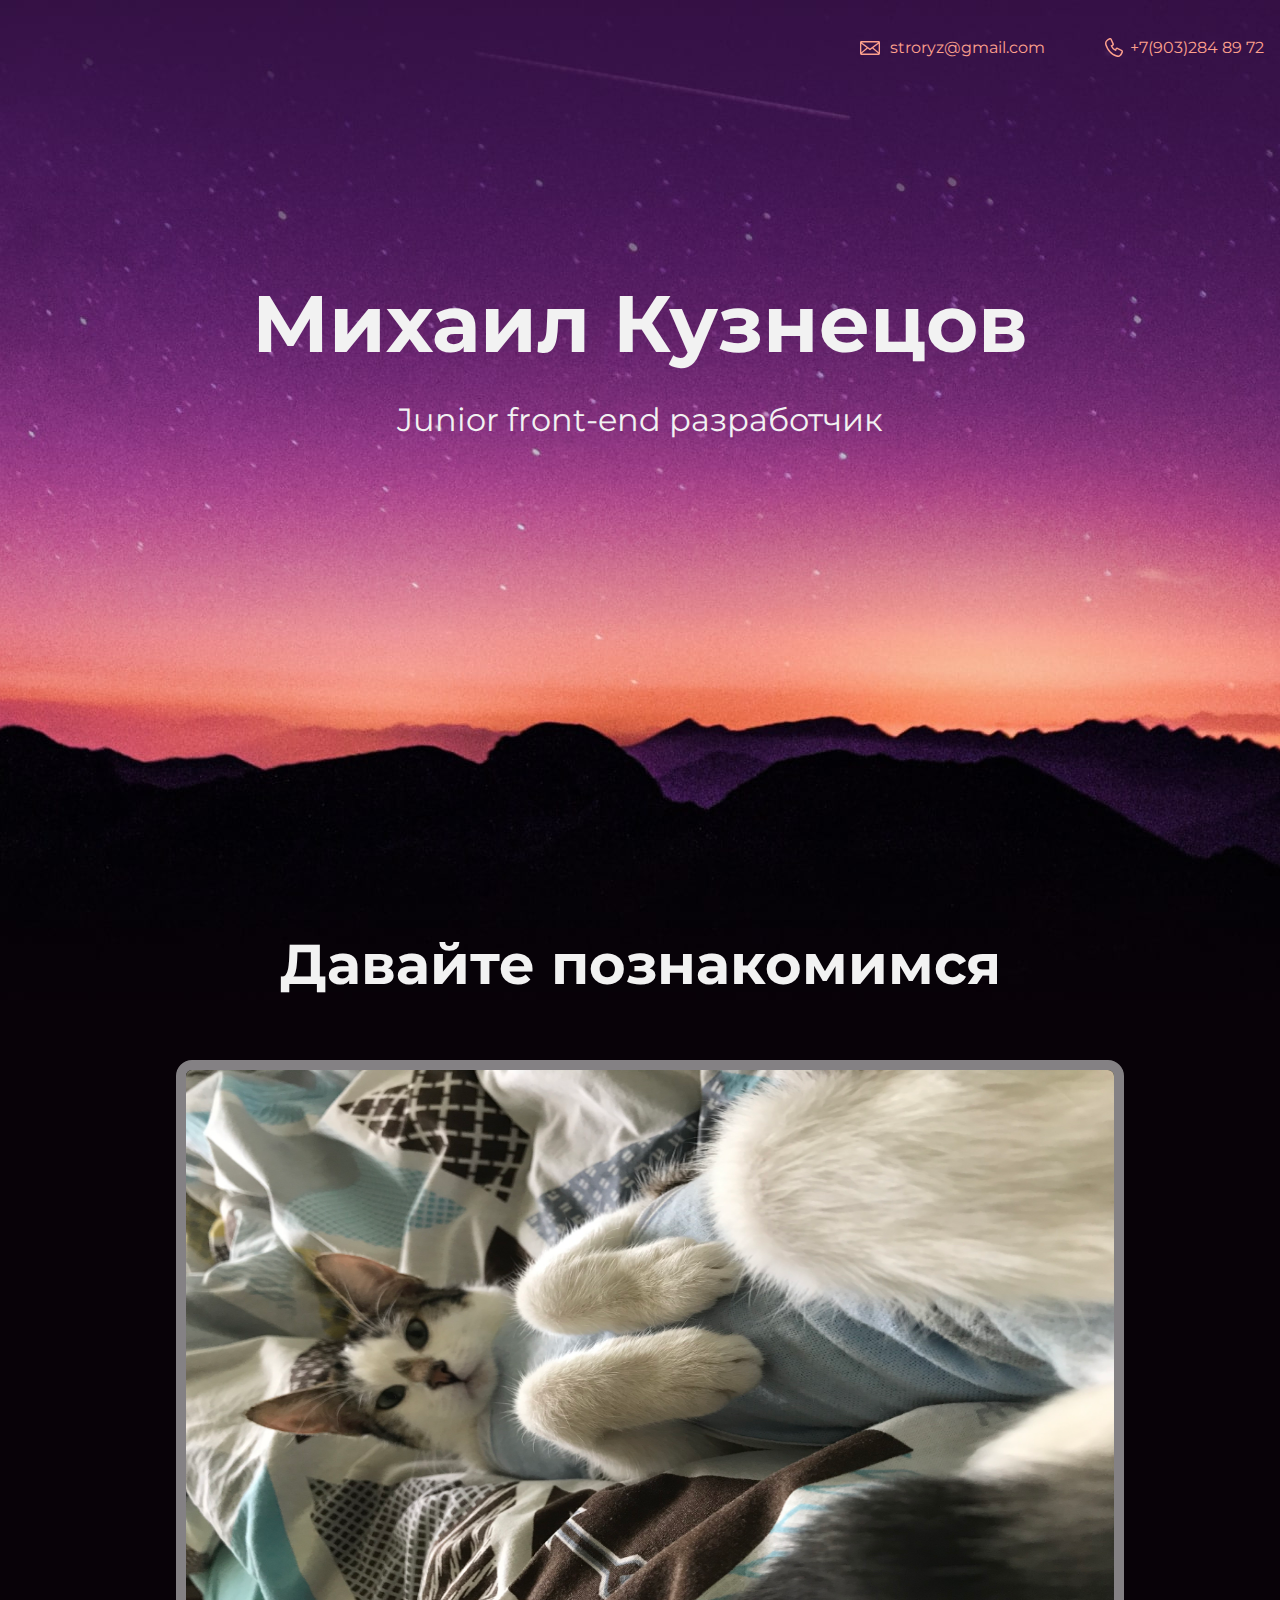
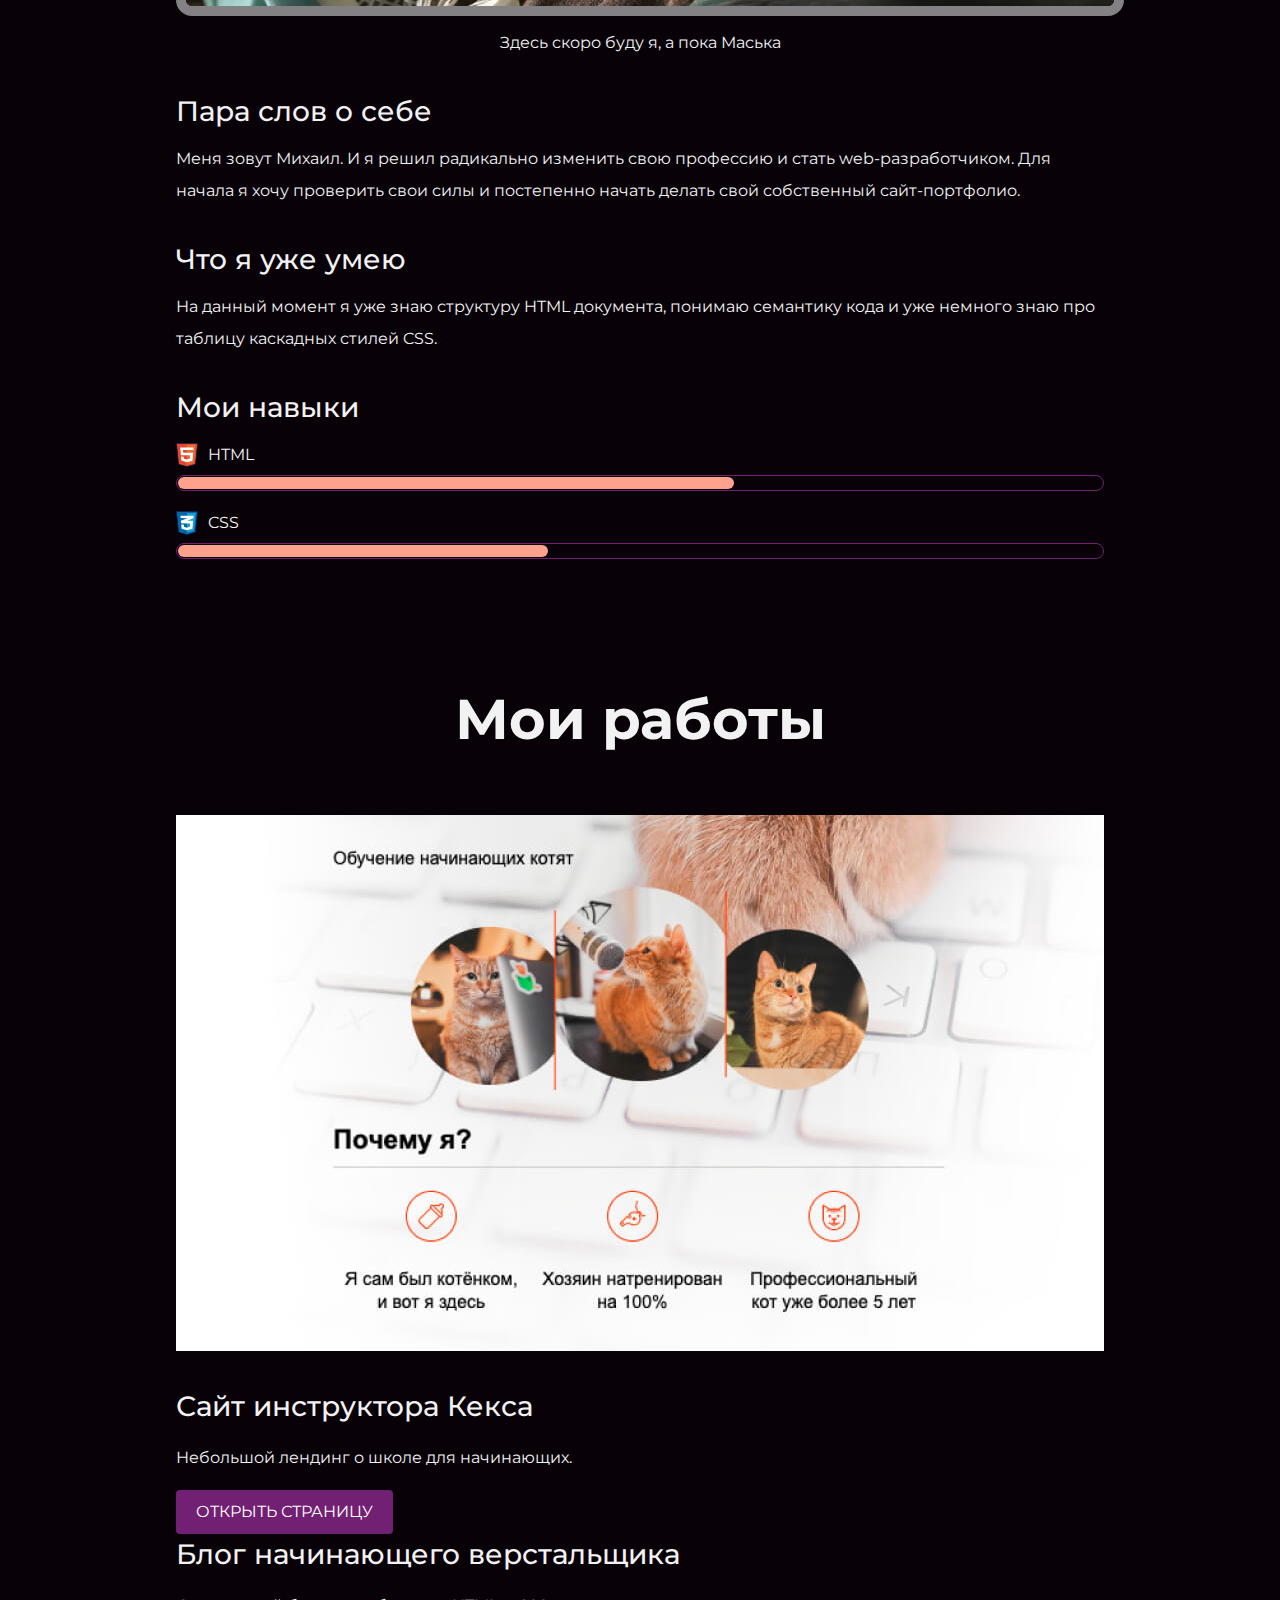
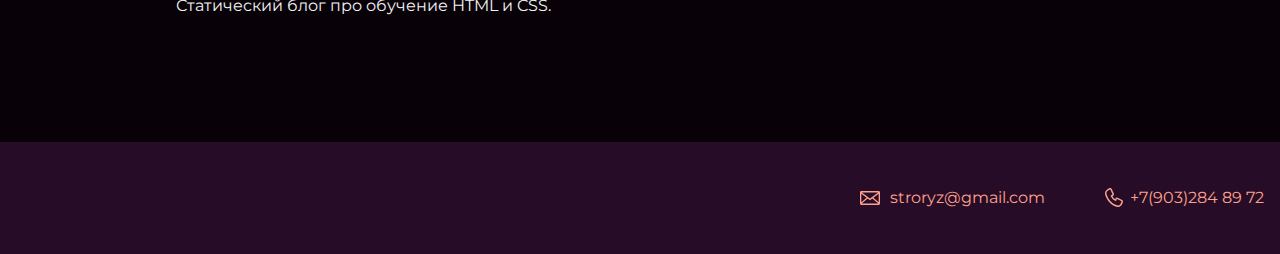
<file: dark-theme/index.html>
<!DOCTYPE html>
<html lang="ru">
  <head>
    <meta charset="UTF-8">
    <!--<link rel="stylesheet" href="outlines.css">-->
    <link rel="stylesheet" href="style.css">
    <link href="https://fonts.googleapis.com/css?family=Montserrat:400,500,700|Old+Standard+TT&display=swap&subset=cyrillic" rel="stylesheet">
    <title>Портфолио Junior front-end разработчика</title>
  </head>

  <body>
    <header class="page-header">
      <div class="container">
        <a class="header-email" href="mailto:stroryz@gmail.com">stroryz@gmail.com</a>
        <a class="header-phone" href="tel:+79032848972">+7(903)284 89 72</a>
      </div>
    </header>

    <section class="hero-image">
      <div class="container">
        <h1 class="heading">Михаил Кузнецов</h1>
        <p>Junior front-end разработчик</p>
    </div>
    </section>

    <section class="intro">
      <div class="container">
        <h2 class="subheading">Давайте познакомимся</h2>
        <figure class="user-image">
          <img src="source\IMG_2062_2.jpg" alt="Пока что не я" width="928" height="536">
          <figcaption>Здесь скоро буду я, а пока Маська</figcaption>
        </figure>
        <h3>Пара слов о себе</h3>
        <p>Меня зовут Михаил. И я решил радикально изменить свою профессию и стать web-разработчиком. Для начала я хочу проверить свои силы и постепенно начать делать свой собственный сайт-портфолио.</p>
        <h3>Что я уже умею</h3>
        <p>На данный момент я уже знаю структуру HTML документа, понимаю семантику кода и уже немного знаю про таблицу каскадных стилей CSS.</p>
        <div class="skills">
          <h3>Мои навыки</h3>
          <dl class="skills-list">
            <dt class="skill-html">HTML</dt>
            <dd class="level"><div style="width: 60%;">60%</div></dd>
            <dt class="skill-css">CSS</dt>
            <dd class="level"><div style="width: 40%;">40%</div></dd>
          </dl>
        </div>
      </div>
    </section>

    <section class="portfolio">
      <div class="container">
        <h2 class="subheading">Мои работы</h2>
        <figure class="project-image">
          <img src="source\project.jpg" width="928" height="536" alt="Сайт инструктора Кекса">
        </figure>
        <h3>Сайт инструктора Кекса</h3>
        <p>Небольшой лендинг о школе для начинающих.</p>
        <a class="button" href="source\project\index.html" target="_blank">Открыть страницу</a>
        <h3>Блог начинающего верстальщика</h3>
        <p>Статический блог про обучение HTML и CSS.</p>
      </div>
    </section>

    <footer class="page-footer">
      <div class="container">
       <a class="footer-email" href="mailto:stroryz@gmail.com">stroryz@gmail.com</a>
       <a class="footer-phone" href="tel:+79032848972">+7(903)284 89 72</a>
      </div>
    </footer>
  </body>
</html>
</file>
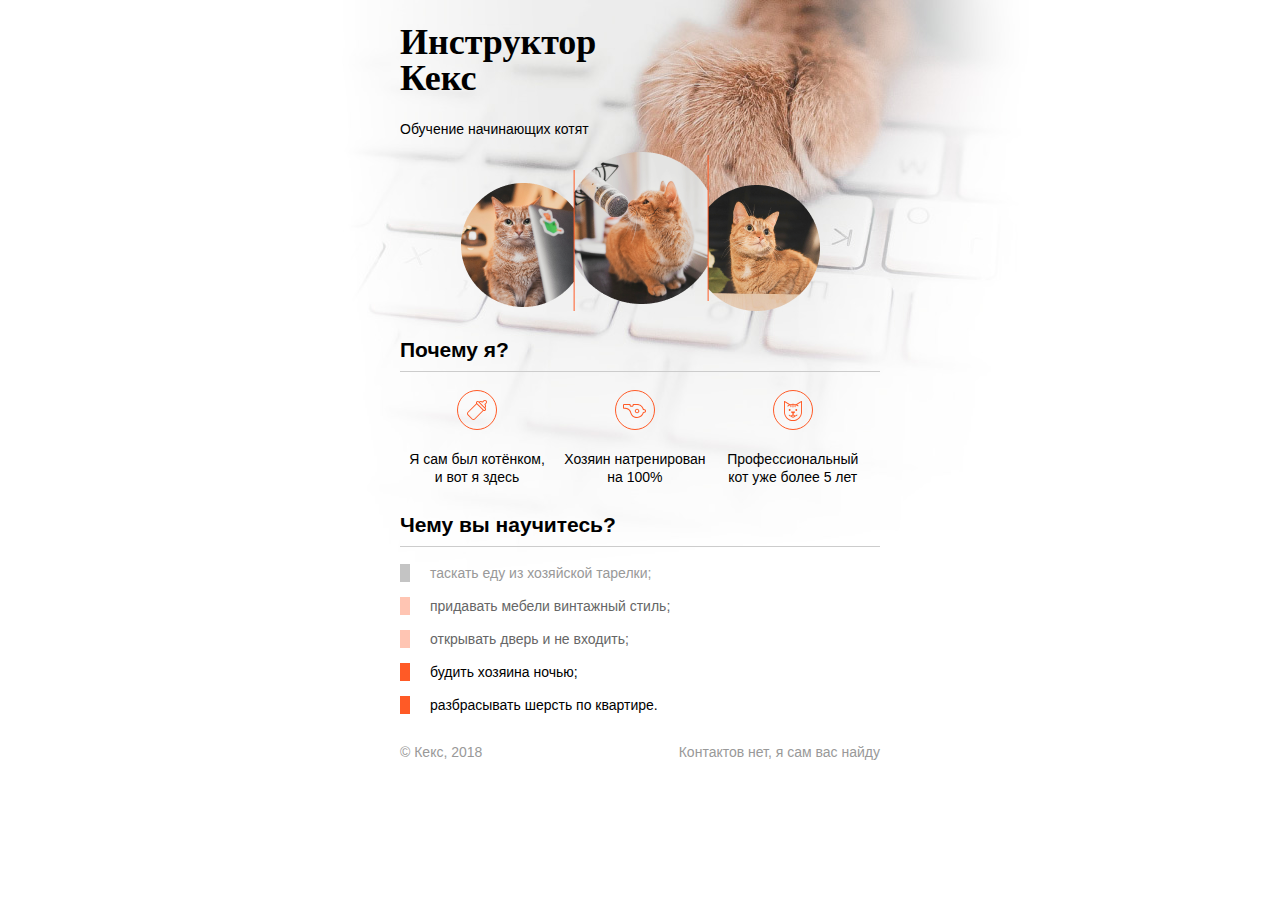
<file: dark-theme/source/project/index.html>
<!DOCTYPE html>
<html lang="ru">
  <head>
    <meta charset="utf-8">
    <title>Инструктор Кекс</title>
    <link rel="stylesheet" href="style.css">
  </head>
  <body>
    <div class="container">
      <header class="site-header">
        <h1>Инструктор Кекс</h1>
        <p>Обучение начинающих котят</p>
        <img src="img/keks.png">
      </header>

      <section class="features">
        <h2>Почему я?</h2>
        <p class="feature-kitten">Я сам был котёнком, и вот я здесь</p>
        <p class="feature-train">Хозяин натренирован на 100%</p>
        <p class="feature-cat">Профессиональный кот уже более 5 лет</p>
      </section>

      <section class="skills">
        <h2>Чему вы научитесь?</h2>
        <ul class="skills-list">
          <li class="skills-item">таскать еду из хозяйской тарелки;</li>
          <li class="skills-item standart">придавать мебели винтажный стиль;</li>
          <li class="skills-item standart">открывать дверь и не входить;</li>
          <li class="skills-item vip">будить хозяина ночью;</li>
          <li class="skills-item vip">разбрасывать шерсть по квартире.</li>
        </ul>
      </section>

      <footer class="site-footer">
        <p>© Кекс, 2018</p>
        <p>Контактов нет, я сам вас найду</p>
      </footer>
    </div>
  </body>
</html>
</file>
<file: dark-theme/outlines.css>
html,
body {
  margin: 0;
  font-family: "Arial", sans-serif;
  font-size: 14px;
  line-height: 20px;
}

body {
  min-width: 430px;
  border: 2px dashed #c7e4ff;
}

html::before,
body::before,
header::before,
footer::before,
main::before {
  color: #7fc1ff;
}

main,
header,
footer {
  background-color: #f3faff;
  border: 2px solid #7fc1ff;
}

nav,
section,
article,
aside {
  background-color: #f9f7ff;
  border: 2px solid #9779ec;
}

nav::before,
section::before,
article::before,
aside::before {
  color: #9779ec;
}

h1,
h2,
h3 {
  font-size: 18px;
  background-color: #ffffff;
  border: 2px solid #ff994f;
}

h1::before {
  content: "h1";
  color: #ff994f;
}

h2::before {
  content: "h2";
  color: #ff994f;
}

h3::before {
  content: "h3";
  color: #ff994f;
}

p {
  background-color: #ffffff;
  border: 2px solid #f36dff;
}

p::before {
  color: #f36dff;
  content: "p";
}

* {
  position: relative;
  padding: 25px 25px 20px;
  margin: 0;
  border-radius: 4px;
}

*:not(:last-child) {
  margin-bottom: 20px;
}

*::before {
  position: absolute;
  top: 8px;
  left: 10px;
  font-weight: 700;
  font-size: 11px;
  line-height: 10px;
  letter-spacing: 0.04em;
}

html::before {
  content: "html";
}

body::before {
  content: "body";
}

main::before {
  content: "main";
}

header::before {
  content: "header";
}

footer::before {
  content: "footer";
}

section::before {
  content: "section";
}

article::before {
  content: "article";
}

aside::before {
  content: "aside";
}

nav::before {
  content: "nav";
}
</file>
<file: dark-theme/style.css>
body {
  margin: 0;
  min-width: 960px;
  font-family: "Montserrat", "Helvetica", "Arial", sans-serif;
  font-size: 16px;
  line-height: 32px;
  color: #f2f2f2;
  background-color: #080208;
  background-image: url("img/hero-bg.jpg");
  background-repeat: no-repeat;
  background-position: top center;
}

.container {
  max-width: 928px;
  margin: 0 auto;
  padding: 0 16px;
}

.page-header {
  margin: 0 0 180px;
  padding: 32px 0 32px;
}

.page-header .container,
.page-footer .container {
  max-width: 1408px;
  text-align: right;
}

.page-header a {
  margin-left: 56px;
  color: #fea18d;
  text-decoration: none;
  background-repeat: no-repeat;
  background-position: left;
}

.header-email {
  padding-left: 30px;
  background-image: url("img/icon-email.svg");
}

.header-phone {
  padding-left: 25px;
  background-image: url("img/icon-phone.svg");
}

.hero-image {
  margin-bottom: 480px;
}

.hero-image .container {
  max-width: 1408px;
  text-align: center;
}

.heading {
  margin: 0 0 24px;
  font-size: 80px;
  line-height: 96px;
}

.hero-image p {
  margin: 0;
  font-size: 32px;
  line-height: 48px;
}

.intro {
  margin: 0 0 120px;
}

.subheading {
  margin: 0 0 56px;
  font-size: 56px;
  line-height: 80px;
  text-align: center;
}

.user-image {
  margin: 0 0 32px;
  text-align: center;
}
.user-image img { /* Добавлено */
  border-radius: 16px; /* Добавлено */
  box-shadow: 0 0 10px 10px black inset; /* Добавлено, попытка сделать размытие, переделать под тень*/
  border: solid 10px rgba(255, 255,255, 0.5);
}

.intro h3,
.portfolio h3 {
  margin: 0 0 12px;
  font-size: 28px;
  line-height: 40px;
  font-weight: 500;
}

.intro p {
  margin: 0 0 32px;
}

.skills-list {
  margin: 0;
  padding: 0;
}

.skills-list dt {
  padding-left: 32px;
  background-repeat: no-repeat;
  background-position: left;
}

.skill-html {
  background-image: url("img/icon-html.svg");
}

.skill-css {
  background-image: url("img/icon-css.svg");
}

.level {
  margin: 4px 0 16px;
  padding: 0;
  height: 14px;
  font-size: 0;
  background-color: #080208;
  border: 1px solid #712073;
  border-radius: 8px;
}

.level div {
  margin: 1px;
  height: 12px;
  background-color: #fea18d;
  border-radius: 6px;
}

.portfolio {
  margin: 0 0 120px;
}

.projects {
  margin: 0;
  padding: 0;
  list-style: none;
}

.projects li {
  margin: 0 0 80px;
}

.project-image {
  margin: 0 0 24px;
  text-align: center;
}

.projects p {
  margin: 0 0 24px;
}

.button {
  padding: 6px 20px;
  display: inline-block;
  vertical-align: baseline;
  text-decoration: none;
  text-transform: uppercase;
  border-radius: 4px;
  background-color: #712073;
  color: #ffffff;
}

.page-footer {
  padding: 40px 0;
  background-color: #260c26;
}

.page-footer a {
  margin-left: 56px;
  color: #fea18d;
  text-decoration: none;
  background-repeat: no-repeat;
  background-position: left;
}

.footer-email {
  padding-left: 30px;
  background-image: url("img/icon-email.svg");
}

.footer-phone {
  padding-left: 25px;
  background-image: url("img/icon-phone.svg");
}
</file>
<file: dark-theme/source/project/style.css>
body {
  padding: 0;
  font-family: "Arial", sans-serif;
  font-size: 14px;
  line-height: 18px;
  color: #000000;
  background: #ffffff url("img/keks-background.jpg") no-repeat 50% 0;
}

h1 {
  width: 260px;
  font-family: "Georgia", serif;
  font-size: 36px;
  line-height: 36px;
}

h2 {
  padding-bottom: 12px;
  border-bottom: 1px solid #cccccc;
}

.site-header {
  margin-bottom: 30px;
}

.skills-item {
  margin-bottom: 15px;
  padding-left: 20px;
  border-left: 10px solid #c4c4c4;
  color: #999999;
}

.standart {
  border-color: #ffc5b3;
  color: #666666;
}

/* Добавьте правило ниже */

.vip {
  border-color: #ff5a26;
  color: #000000;
}

.container {
  width: 480px;
  margin: 0 auto;
}

.site-header img {
  display: block;
  margin: 0 auto;
}

.features {
  margin-bottom: 30px;
}

.features p {
  display: inline-block;
  vertical-align: top;
  width: 30%;
  margin: 0 5px;
  text-align: center;
  background-repeat: no-repeat;
  background-position: center top;
}

.feature-kitten {
  padding-top: 60px;
  background-image: url("img/bottle.svg");
}

.feature-cat {
  padding-top: 60px;
  background-image: url("img/cat.svg");
}

.feature-train {
  padding-top: 60px;
  background-image: url("img/whistle.svg");
}

.skills-list {
  padding: 0;
  list-style: none;
}

.site-footer {
  display: flex;
  justify-content: space-between;
  color: #999999;
}
</file>
